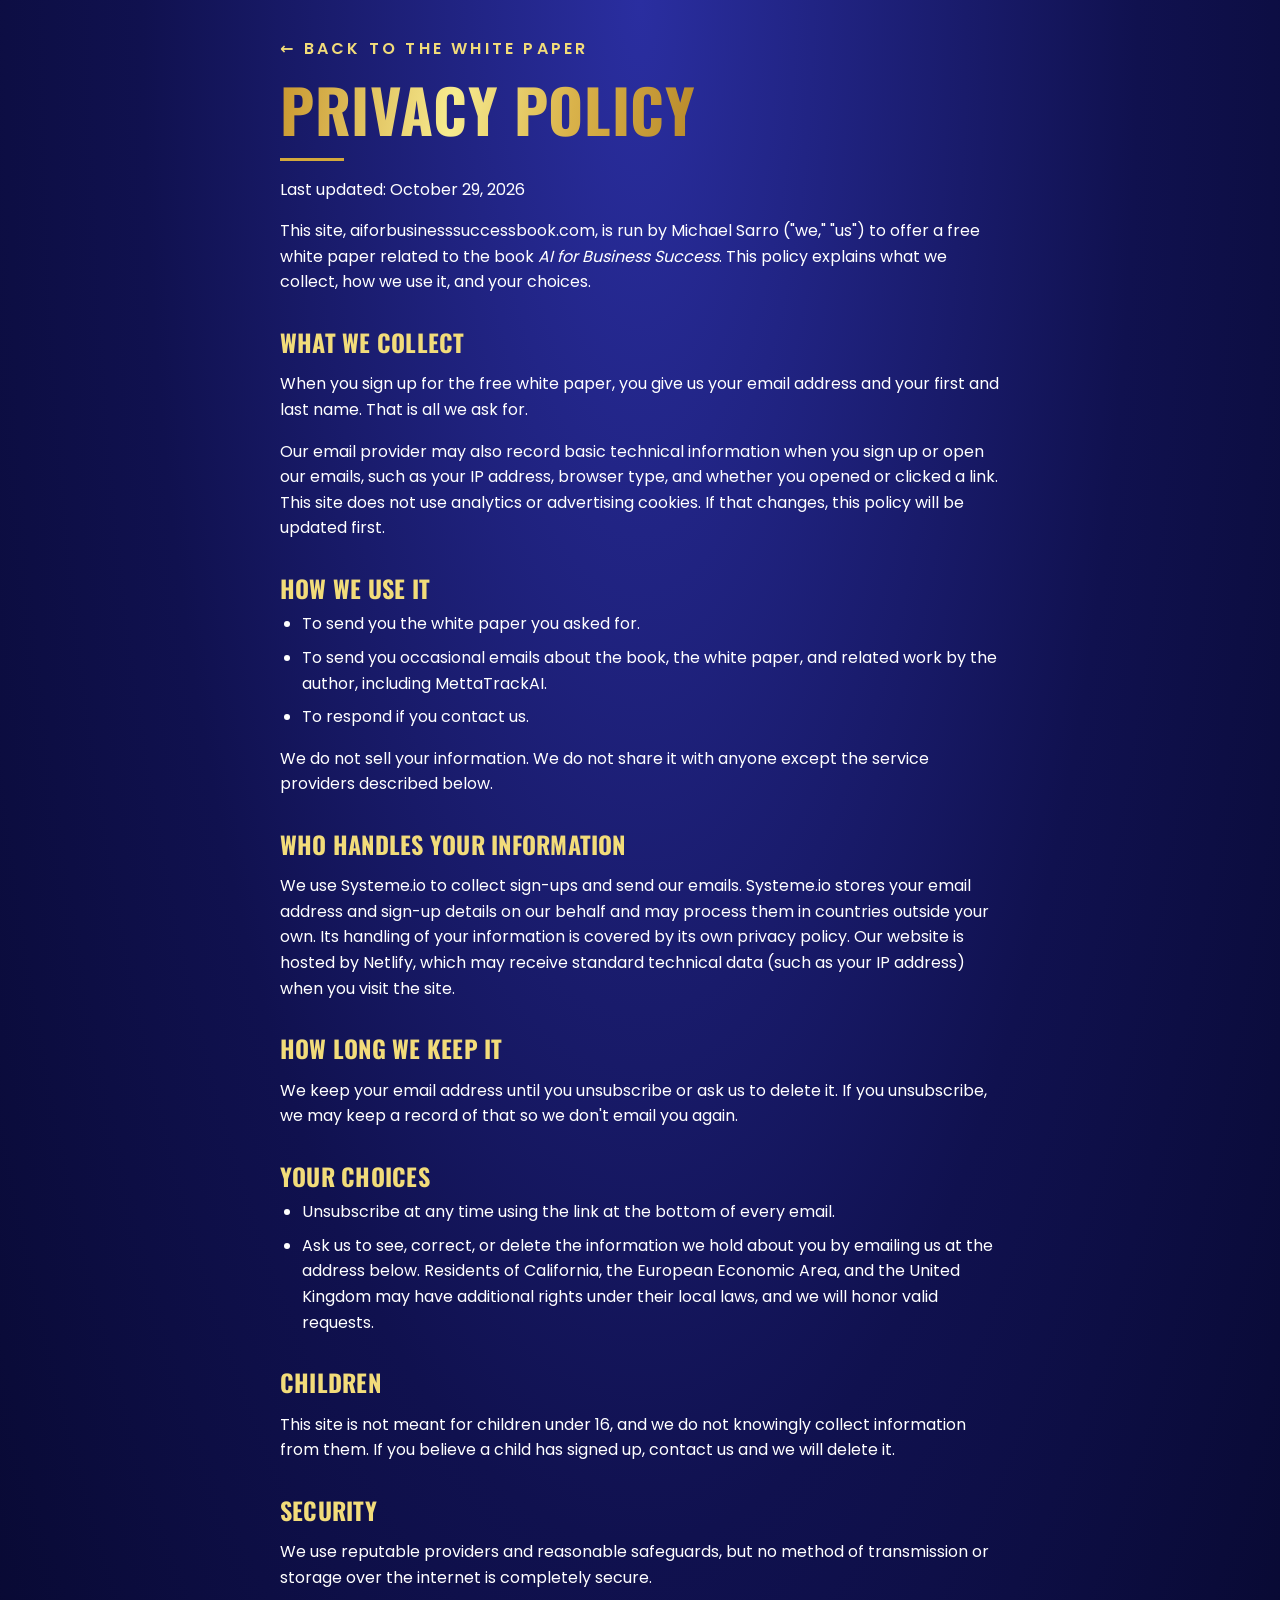
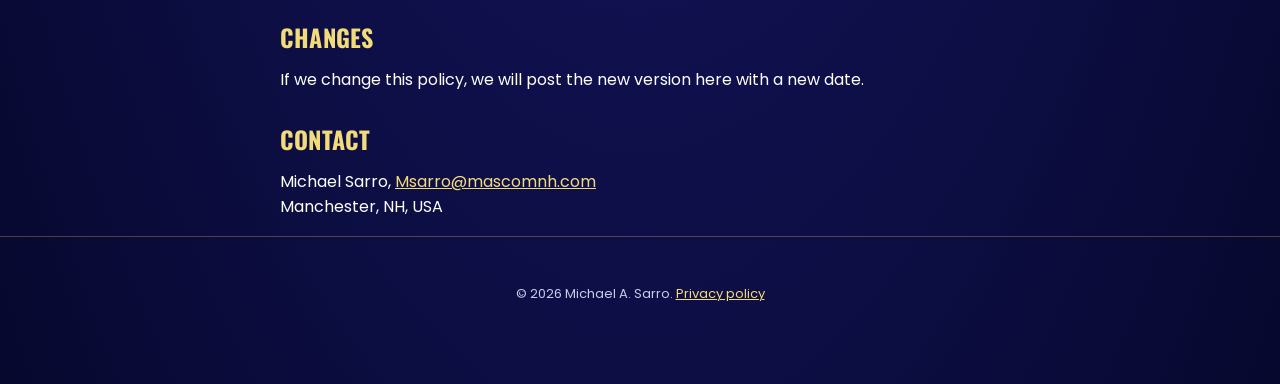
<file: privacy/index.html>
<!doctype html>
<html lang="en">
<head>
<meta charset="utf-8">
<meta name="viewport" content="width=device-width,initial-scale=1">
<title>Privacy Policy | Michael A. Sarro</title>
<meta name="description" content="Privacy policy for aiforbusinesssuccessbook.com, the free white paper sign-up for AI for Business Success.">
<link rel="canonical" href="https://aiforbusinesssuccessbook.com/privacy/">
<meta name="theme-color" content="#10114F">
<link rel="stylesheet" href="/assets/css/site.css">
<style>
  .policy h2{font-size:24px;color:var(--gold-light);margin:34px 0 10px}
  .policy p,.policy li{font-size:16px;color:var(--white)}
  .policy ul{padding-left:22px;margin:0 0 16px}
  .policy li{margin-bottom:8px}
  .updated{color:var(--muted);font-size:14px}
</style>
</head>
<body>
<main class="pattern" style="padding:36px 0 20px">
  <div class="wrap policy">
    <p class="eyebrow"><a href="/whitepaper/" style="text-decoration:none">&larr; Back to the white paper</a></p>
    <h1><span class="gold-text">Privacy Policy</span></h1>
    <hr class="rule">
    <p class="updated">Last updated: October 29, 2026</p>

    <p>This site, aiforbusinesssuccessbook.com, is run by Michael Sarro ("we," "us") to offer a free white paper related to the book <em>AI for Business Success</em>. This policy explains what we collect, how we use it, and your choices.</p>

    <h2>What we collect</h2>
    <p>When you sign up for the free white paper, you give us your email address and your first and last name. That is all we ask for.</p>
    <p>Our email provider may also record basic technical information when you sign up or open our emails, such as your IP address, browser type, and whether you opened or clicked a link. This site does not use analytics or advertising cookies. If that changes, this policy will be updated first.</p>

    <h2>How we use it</h2>
    <ul>
      <li>To send you the white paper you asked for.</li>
      <li>To send you occasional emails about the book, the white paper, and related work by the author, including MettaTrackAI.</li>
      <li>To respond if you contact us.</li>
    </ul>
    <p>We do not sell your information. We do not share it with anyone except the service providers described below.</p>

    <h2>Who handles your information</h2>
    <p>We use Systeme.io to collect sign-ups and send our emails. Systeme.io stores your email address and sign-up details on our behalf and may process them in countries outside your own. Its handling of your information is covered by its own privacy policy. Our website is hosted by Netlify, which may receive standard technical data (such as your IP address) when you visit the site.</p>

    <h2>How long we keep it</h2>
    <p>We keep your email address until you unsubscribe or ask us to delete it. If you unsubscribe, we may keep a record of that so we don't email you again.</p>

    <h2>Your choices</h2>
    <ul>
      <li>Unsubscribe at any time using the link at the bottom of every email.</li>
      <li>Ask us to see, correct, or delete the information we hold about you by emailing us at the address below. Residents of California, the European Economic Area, and the United Kingdom may have additional rights under their local laws, and we will honor valid requests.</li>
    </ul>

    <h2>Children</h2>
    <p>This site is not meant for children under 16, and we do not knowingly collect information from them. If you believe a child has signed up, contact us and we will delete it.</p>

    <h2>Security</h2>
    <p>We use reputable providers and reasonable safeguards, but no method of transmission or storage over the internet is completely secure.</p>

    <h2>Changes</h2>
    <p>If we change this policy, we will post the new version here with a new date.</p>

    <h2>Contact</h2>
    <p>Michael Sarro, <span id="contact-email"><noscript>Please turn on JavaScript to see our contact email.</noscript></span><br>Manchester, NH, USA</p>
  </div>
  <footer>
    <div class="wrap"><p>&copy; 2026 Michael A. Sarro. <a href="/privacy/">Privacy policy</a></p></div>
  </footer>
</main>
<script>
(function(){
  // Address is assembled in the browser so scrapers reading the raw page code do not find it.
  var u=["Msa","rro"].join(""), d=["mascom","nh"].join("")+".com", a=u+"@"+d;
  var el=document.getElementById("contact-email");
  if(el){ var l=document.createElement("a"); l.href="mail"+"to:"+a; l.textContent=a; el.appendChild(l); }
})();
</script>
</body>
</html>
</file>
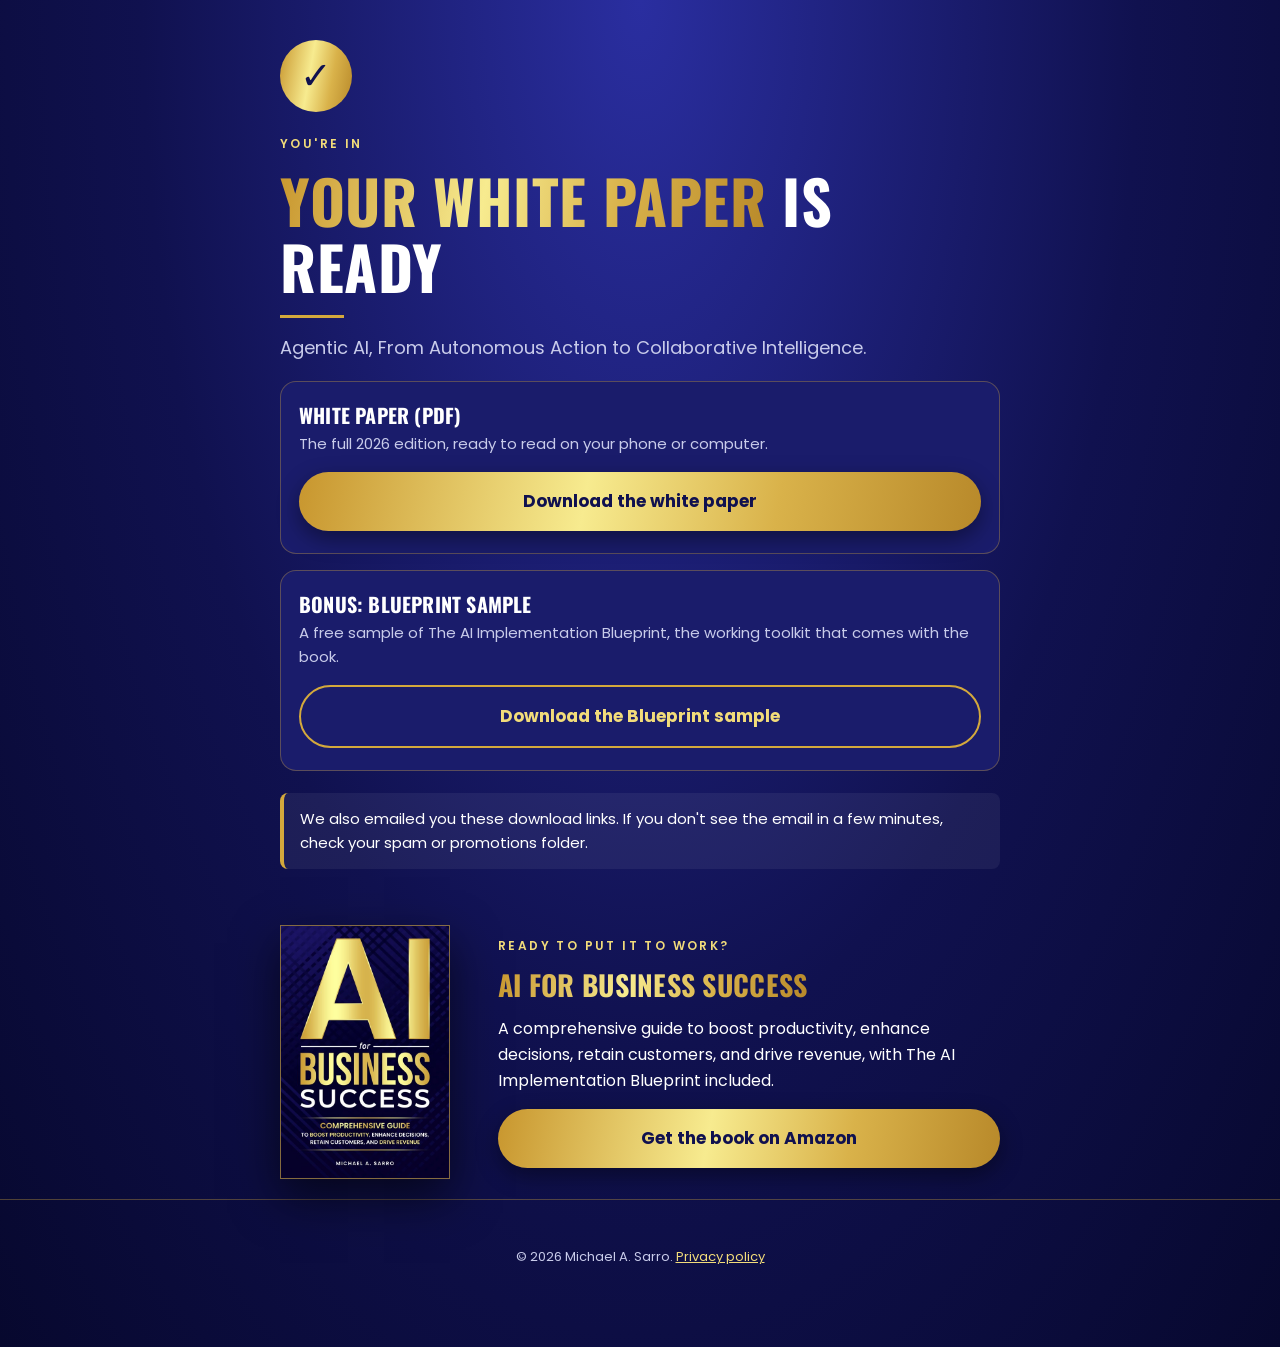
<file: whitepaper/thank-you/index.html>
<!doctype html>
<html lang="en">
<head>
<meta charset="utf-8">
<meta name="viewport" content="width=device-width,initial-scale=1">
<title>Your downloads | Michael A. Sarro</title>
<meta name="robots" content="noindex,nofollow">
<meta name="theme-color" content="#10114F">
<link rel="stylesheet" href="/assets/css/site.css">
<script src="/assets/js/config.js" defer></script>
</head>
<body>
<main class="pattern ty">
  <div class="wrap">
    <div class="check" aria-hidden="true">✓</div>
    <p class="eyebrow">You're in</p>
    <h1><span class="gold-text">Your white paper</span> is ready</h1>
    <hr class="rule">
    <p class="lead">Agentic AI, From Autonomous Action to Collaborative Intelligence.</p>

    <div class="dl">
      <h3>White paper (PDF)</h3>
      <p>The full 2026 edition, ready to read on your phone or computer.</p>
      <a class="btn block" data-link="pdfUrl" href="#" target="_blank" rel="noopener">Download the white paper</a>
    </div>

    <div class="dl">
      <h3>Bonus: Blueprint sample</h3>
      <p>A free sample of The AI Implementation Blueprint, the working toolkit that comes with the book.</p>
      <a class="btn block ghost" data-link="sampleUrl" href="#" target="_blank" rel="noopener">Download the Blueprint sample</a>
    </div>

    <div class="emailed">We also emailed you these download links. If you don't see the email in a few minutes, check your spam or promotions folder.</div>

    <section style="padding:34px 0 20px">
      <div class="book">
        <img src="/assets/img/book-cover.jpg" alt="AI for Business Success by Michael A. Sarro, book cover" width="520" height="780" style="width:170px">
        <div>
          <p class="eyebrow">Ready to put it to work?</p>
          <h2 style="font-size:28px"><span class="gold-text">AI for Business Success</span></h2>
          <p>A comprehensive guide to boost productivity, enhance decisions, retain customers, and drive revenue, with The AI Implementation Blueprint included.</p>
          <a class="btn block" data-link="bookUrl" href="https://www.amazon.com/dp/B0GKYWGB4P" target="_blank" rel="noopener">Get the book on Amazon</a>
        </div>
      </div>
    </section>
  </div>
  <footer>
    <div class="wrap">
      <p>&copy; 2026 Michael A. Sarro. <a href="/privacy/">Privacy policy</a></p>
    </div>
  </footer>
</main>
</body>
</html>
</file>
<file: assets/css/site.css>
@font-face{font-family:'Poppins';font-style:normal;font-weight:400;font-display:swap;src:url('/assets/fonts/poppins-latin-400-normal.woff2') format('woff2')}
@font-face{font-family:'Poppins';font-style:normal;font-weight:500;font-display:swap;src:url('/assets/fonts/poppins-latin-500-normal.woff2') format('woff2')}
@font-face{font-family:'Poppins';font-style:normal;font-weight:600;font-display:swap;src:url('/assets/fonts/poppins-latin-600-normal.woff2') format('woff2')}
@font-face{font-family:'Poppins';font-style:normal;font-weight:700;font-display:swap;src:url('/assets/fonts/poppins-latin-700-normal.woff2') format('woff2')}
@font-face{font-family:'Oswald';font-style:normal;font-weight:600;font-display:swap;src:url('/assets/fonts/oswald-latin-600-normal.woff2') format('woff2')}
@font-face{font-family:'Oswald';font-style:normal;font-weight:700;font-display:swap;src:url('/assets/fonts/oswald-latin-700-normal.woff2') format('woff2')}
/* AI for Business Success: white paper pages. Book colors: navy + gold. */
:root{
  --navy:#10114F; --navy-deep:#07082E; --navy-card:#1A1C6B; --navy-line:rgba(212,169,60,.35);
  --gold:#D4A93C; --gold-light:#F2DC7A; --gold-grad:linear-gradient(100deg,#C8962E 0%,#F7EB8F 42%,#D9B24A 70%,#B8892A 100%);
  --white:#fff; --muted:#C8CBEA; --ink:#1B1C3A;
  --display:'Oswald','Arial Narrow',Impact,sans-serif; --body:'Poppins',system-ui,-apple-system,'Segoe UI',Roboto,Arial,sans-serif;
}
*{box-sizing:border-box}
html{-webkit-text-size-adjust:100%;scroll-behavior:smooth}
body{margin:0;background:var(--navy-deep);color:var(--white);font-family:var(--body);font-size:16px;line-height:1.6;overflow-x:hidden}
img{max-width:100%;height:auto;display:block}
a{color:var(--gold-light)}
.wrap{width:100%;max-width:760px;margin:0 auto;padding:0 20px}
.wrap.wide{max-width:980px}

/* smooth blue gradient (no pattern) */
.pattern{
  background:
    radial-gradient(ellipse at 50% 0%,#2A2EA0 0%,var(--navy) 55%,var(--navy-deep) 100%);
}
section{padding:56px 0}
.alt{background:var(--navy)}
.eyebrow{font-size:12px;font-weight:600;letter-spacing:.2em;text-transform:uppercase;color:var(--gold-light);margin:0 0 14px}
.gold-text{background:var(--gold-grad);-webkit-background-clip:text;background-clip:text;-webkit-text-fill-color:transparent;color:transparent}
h1,h2,h3{font-family:var(--display);font-weight:700;line-height:1.1;margin:0 0 16px;letter-spacing:.01em;text-transform:uppercase}
h1{font-size:clamp(34px,9vw,60px)}
h2{font-size:clamp(28px,7vw,40px)}
h3{font-size:20px}
.rule{width:64px;height:3px;background:var(--gold);border:0;margin:0 0 16px}
.lead{font-size:18px;color:var(--muted);margin:0 0 18px}

/* hero */
.hero{padding:22px 0 28px;text-align:left}
.topbar{display:flex;align-items:center;justify-content:space-between;padding:0 0 14px;font-size:12px;letter-spacing:.14em;text-transform:uppercase;color:var(--gold-light);font-weight:600}
.topbar span:last-child{color:var(--muted);font-weight:500}
.hero h1 .big{display:block;font-size:clamp(48px,13vw,84px);line-height:.95;margin-bottom:6px}
.hero h1 .rest{display:block;font-size:clamp(22px,5.6vw,32px);line-height:1.15;color:var(--white)}

/* form card */
.form-card{background:var(--white);color:var(--ink);border-radius:16px;padding:16px 20px;margin-top:4px;box-shadow:0 14px 40px rgba(0,0,0,.45);border:5px solid var(--gold)}
.form-card h2{color:var(--navy);font-size:24px;margin-bottom:6px}
.form-card p{margin:0 0 14px;color:#4A4C6C;font-size:15px}
.form-embed{min-height:0}
.consent{font-size:12.5px;line-height:1.5;color:#5A5C78;margin:14px 0 0}
.consent a{color:var(--navy);font-weight:600}
.fallback{font-size:13px;margin:12px 0 0;color:#5A5C78}
.fallback a{color:var(--navy);font-weight:600}
.trust{margin:16px 0 0;font-size:13px;color:var(--muted);text-align:center}

/* buttons */
.btn{display:inline-block;text-align:center;text-decoration:none;font-family:var(--body);font-weight:700;font-size:17px;padding:16px 28px;border-radius:999px;background:var(--gold-grad);color:var(--navy);border:0;cursor:pointer;min-height:52px;box-shadow:0 8px 22px rgba(0,0,0,.4);transition:transform .15s}
.btn:hover{transform:translateY(-2px)}
.btn.block{display:block;width:100%}
.btn.ghost{background:transparent;color:var(--gold-light);border:2px solid var(--gold);box-shadow:none}
.btn-row{display:flex;flex-direction:column;gap:14px}

/* preview */
.prose p{margin:0 0 16px;font-size:17px}
.prose strong{color:var(--gold-light)}
.stats{display:grid;grid-template-columns:1fr 1fr;gap:12px;margin:26px 0}
.stat{background:var(--navy-card);border:1px solid var(--navy-line);border-radius:12px;padding:16px 14px}
.stat b{display:block;font-family:var(--display);font-size:34px;line-height:1;color:var(--gold-light);margin-bottom:8px}
.stat span{display:block;font-size:13px;line-height:1.4;color:var(--white)}
.stat em{display:block;font-size:11px;color:var(--muted);margin-top:6px;font-style:italic}
.five{list-style:none;counter-reset:n;margin:18px 0 0;padding:0}
.five li{counter-increment:n;position:relative;background:var(--navy-card);border:1px solid var(--navy-line);border-radius:12px;padding:16px 16px 16px 58px;margin:0 0 12px;font-size:16px}
.five li::before{content:counter(n);position:absolute;left:14px;top:14px;width:32px;height:32px;border-radius:50%;background:var(--gold-grad);color:var(--navy);font-weight:700;display:flex;align-items:center;justify-content:center;font-size:15px}
.five strong{color:var(--gold-light)}
.note{font-size:14px;color:var(--muted);margin-top:20px}

/* inside list */
.inside{list-style:none;margin:0;padding:0}
.inside li{display:flex;gap:14px;align-items:flex-start;padding:16px 0;border-bottom:1px solid var(--navy-line);font-size:17px}
.inside li:last-child{border-bottom:0}
.inside .tick{flex:0 0 28px;height:28px;border-radius:50%;background:var(--gold-grad);color:var(--navy);font-weight:700;display:flex;align-items:center;justify-content:center;font-size:15px;margin-top:2px}
.inside b{color:var(--gold-light)}

/* author */
.author{display:flex;flex-direction:column;gap:24px;align-items:center;text-align:left}
.photo{width:170px;height:170px;border-radius:50%;border:4px solid var(--gold);overflow:hidden;background:var(--navy-card);flex:0 0 auto;display:flex;align-items:center;justify-content:center;font-family:var(--display);font-size:56px;color:var(--gold-light)}
.photo img{width:100%;height:100%;object-fit:cover}
.author h2{margin-bottom:6px}
.role{color:var(--gold-light);font-weight:600;font-size:14px;margin:0 0 16px}
.author p{margin:0 0 14px}

/* book */
.book{display:flex;flex-direction:column;gap:28px;align-items:center}
.book img{width:210px;border:1px solid rgba(212,169,60,.6);box-shadow:0 18px 44px rgba(0,0,0,.6)}
.chips{display:grid;grid-template-columns:1fr 1fr;gap:10px;margin:22px 0 24px}
.chip{border:1px solid var(--gold);background:var(--navy-card);border-radius:999px;padding:11px 8px;text-align:center;font-size:14px;font-weight:600}
.small{font-size:14px;color:var(--muted)}
button.chip{font-family:var(--body);color:var(--white);cursor:pointer;-webkit-appearance:none;appearance:none;transition:transform .15s,background .15s}
button.chip:hover,button.chip:focus-visible{background:#23268A;transform:translateY(-2px);outline:none;box-shadow:0 0 0 2px var(--gold)}
.chip .plus{color:var(--gold-light);margin-left:4px;font-weight:700}

/* Blueprint preview popup */
.modal{position:fixed;inset:0;z-index:100;background:rgba(5,6,30,.9);display:none;align-items:center;justify-content:center;padding:14px}
.modal.open{display:flex}
.modal[hidden]{display:none}
.modal-box{position:relative;background:var(--navy);border:3px solid var(--gold);border-radius:14px;width:100%;max-width:1000px;max-height:92vh;overflow:auto;padding:16px;box-shadow:0 20px 60px rgba(0,0,0,.6)}
.modal-box h3{margin:0 48px 12px 0;font-size:22px;color:var(--gold-light)}
.modal-box img{width:100%;height:auto;border-radius:6px;background:#fff}
.modal-cap{font-size:13px;color:var(--muted);margin:0 0 12px}
.modal-cap a{color:var(--gold-light);font-weight:600}
.modal-x{position:absolute;top:10px;right:12px;width:40px;height:40px;border-radius:50%;border:0;background:var(--gold-grad);color:var(--navy);font-size:26px;line-height:1;font-weight:700;cursor:pointer}

footer{padding:34px 0 46px;text-align:center;font-size:13px;color:var(--muted);border-top:1px solid var(--navy-line)}
footer a{color:var(--gold-light)}

/* thank you */
.ty{min-height:100vh;padding:40px 0 20px}
.check{width:72px;height:72px;border-radius:50%;background:var(--gold-grad);color:var(--navy);display:flex;align-items:center;justify-content:center;font-size:38px;font-weight:700;margin:0 0 22px}
.dl{background:var(--navy-card);border:1px solid var(--navy-line);border-radius:16px;padding:22px 18px;margin:0 0 16px}
.dl h3{margin-bottom:6px;color:var(--white)}
.dl p{margin:0 0 16px;color:var(--muted);font-size:15px}
.emailed{background:rgba(255,255,255,.06);border-left:4px solid var(--gold);padding:14px 16px;border-radius:8px;margin:22px 0;font-size:15px}

@media (min-width:700px){
  section{padding:76px 0}
  .stats{grid-template-columns:repeat(4,1fr)}
  .btn-row{flex-direction:row}
  .btn.block{width:auto}
  .author{flex-direction:row;align-items:flex-start;gap:40px}
  .book{flex-direction:row;gap:48px;align-items:center}
  .book img{width:250px}
  .chips{grid-template-columns:1fr 1fr}
  .form-card{padding:20px 32px}
}
</file>
